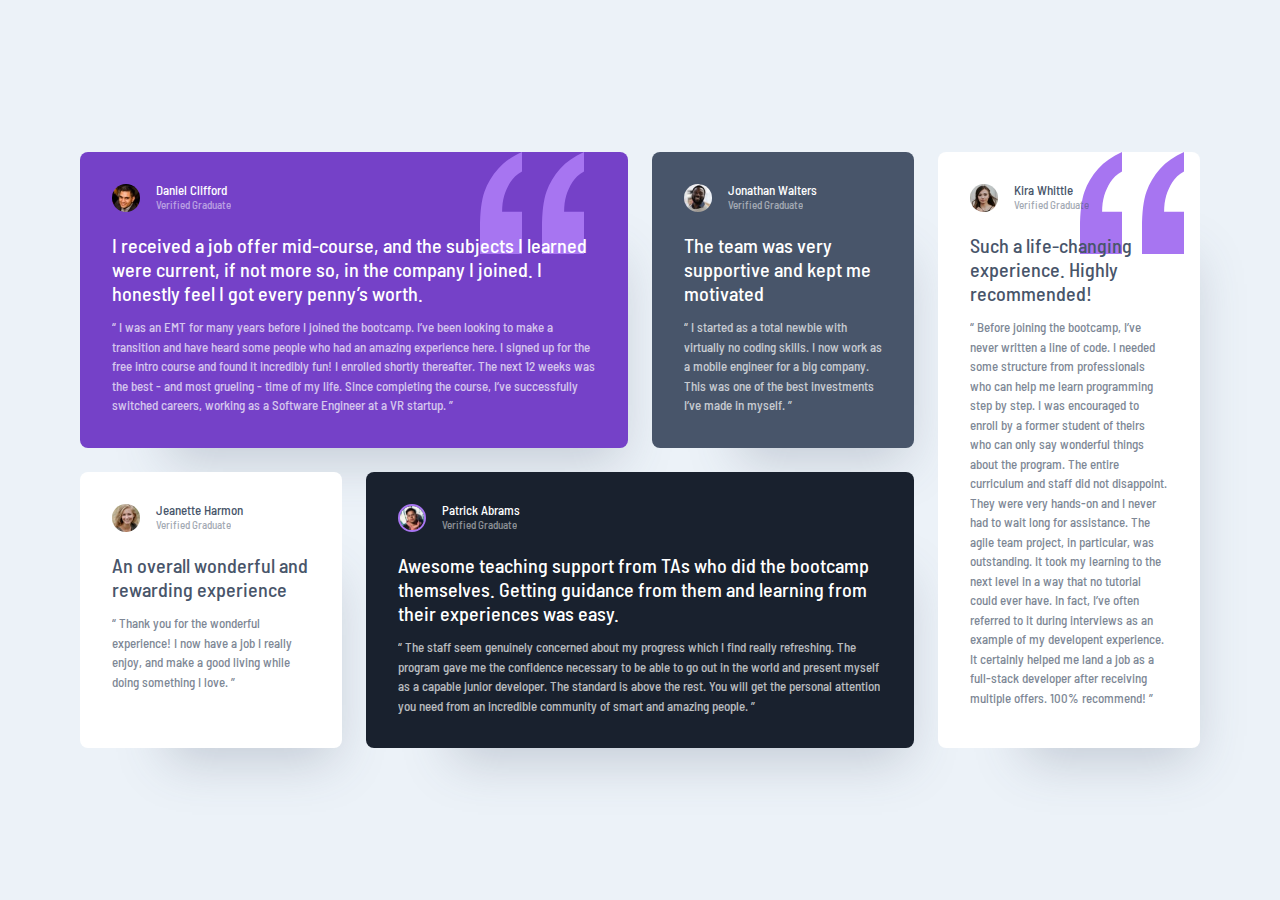
<file: learn-grid-the-easy-way-main/index.html>
<!DOCTYPE html>
<html lang="en">

<head>
  <meta charset="UTF-8">
  <meta http-equiv="X-UA-Compatible" content="IE=edge">
  <meta name="viewport" content="width=device-width, initial-scale=1.0">
  <!-- Google font -->
  <link rel="preconnect" href="https://fonts.googleapis.com">
  <link rel="preconnect" href="https://fonts.gstatic.com" crossorigin>
  <link href="https://fonts.googleapis.com/css2?family=Barlow+Semi+Condensed:wght@500;600&display=swap"
    rel="stylesheet">
  <!-- my css -->
  <link rel="stylesheet" href="style-start.css">
  <title>FEM grid</title>
</head>

<body>
  <main class="testimonial-grid">
    <article class="testimonial grid-col-span-2 flow bg-primary-400 quote text-neutral-100">
      <div class="flex">
        <div>
          <img  src="./images/image-daniel.jpg" alt="daniel clifford">
        </div>
        <div>
          <h2 class="name">Daniel Clifford</h2>
          <p class="position">Verified Graduate</p>
        </div>
      </div>
      <p>
        I received a job offer mid-course, and the subjects I learned were current, if not more so,
        in the company I joined. I honestly feel I got every penny’s worth.
      </p>
      <p>
        “ I was an EMT for many years before I joined the bootcamp. I’ve been looking to make a
        transition and have heard some people who had an amazing experience here. I signed up
        for the free intro course and found it incredibly fun! I enrolled shortly thereafter.
        The next 12 weeks was the best - and most grueling - time of my life. Since completing
        the course, I’ve successfully switched careers, working as a Software Engineer at a VR startup. ”
      </p>
    </article>
    <article class="testimonial flow bg-secondary-400 text-neutral-100">
      <div class="flex">
        <div>
          <img src="./images/image-jonathan.jpg" alt="Jonathan Walters">
        </div>
        <div>
          <h2 class="name">Jonathan Walters</h2>
          <p class="position">Verified Graduate</p>
        </div>
      </div>
      <p>
        The team was very supportive and kept me motivated
      </p>
      <p>
        “ I started as a total newbie with virtually no coding skills. I now work as a mobile engineer
        for a big company. This was one of the best investments I’ve made in myself. ”
      </p>
    </article>
    <article class="testimonial flow bg-neutral-100 text-secondary-400">
      <div class="flex">
        <div>
          <img src="./images/image-jeanette.jpg" alt="Jeanette Harmon">
        </div>
        <div>
          <h2 class="name">Jeanette Harmon</h2>
          <p class="position">Verified Graduate</p>
        </div>
      </div>
      <p>
        An overall wonderful and rewarding experience</p>
      <p>
        “ Thank you for the wonderful experience! I now have a job I really enjoy, and make a good living
        while doing something I love. ”
      </p>
    </article>
    <article class="testimonial grid-col-span-2 flow bg-secondary-500 text-neutral-100">
      <div class="flex">
        <div>
          <img class="border-primary-400" src="./images/image-patrick.jpg" alt="Patrick Abrams">
        </div>
        <div>
          <h2 class="name">Patrick Abrams</h2>
          <p class="position">Verified Graduate</p>
        </div>
      </div>
      <p>
        Awesome teaching support from TAs who did the bootcamp themselves. Getting guidance from them and
        learning from their experiences was easy.
      </p>
      <p>
        “ The staff seem genuinely concerned about my progress which I find really refreshing. The program
        gave me the confidence necessary to be able to go out in the world and present myself as a capable
        junior developer. The standard is above the rest. You will get the personal attention you need from
        an incredible community of smart and amazing people. ”
      </p>
    </article>
    <article class="testimonial flow bg-neutral-100 quote text-secondary-400">
      <div class="flex">
        <div>
          <img src="./images/image-kira.jpg" alt="Kira Whittle">
        </div>
        <div>
          <h2 class="name">Kira Whittle</h2>
          <p class="position">Verified Graduate</p>
        </div>
      </div>
      <p>
        Such a life-changing experience. Highly recommended!
      </p>
      <p>
        “ Before joining the bootcamp, I’ve never written a line of code. I needed some structure from
        professionals who can help me learn programming step by step. I was encouraged to enroll by a former
        student of theirs who can only say wonderful things about the program. The entire curriculum and staff
        did not disappoint. They were very hands-on and I never had to wait long for assistance. The agile team
        project, in particular, was outstanding. It took my learning to the next level in a way that no tutorial
        could ever have. In fact, I’ve often referred to it during interviews as an example of my developent
        experience. It certainly helped me land a job as a full-stack developer after receiving multiple offers.
        100% recommend! ”
      </p>
    </article>
  </main>
</body>

</html>
</file>
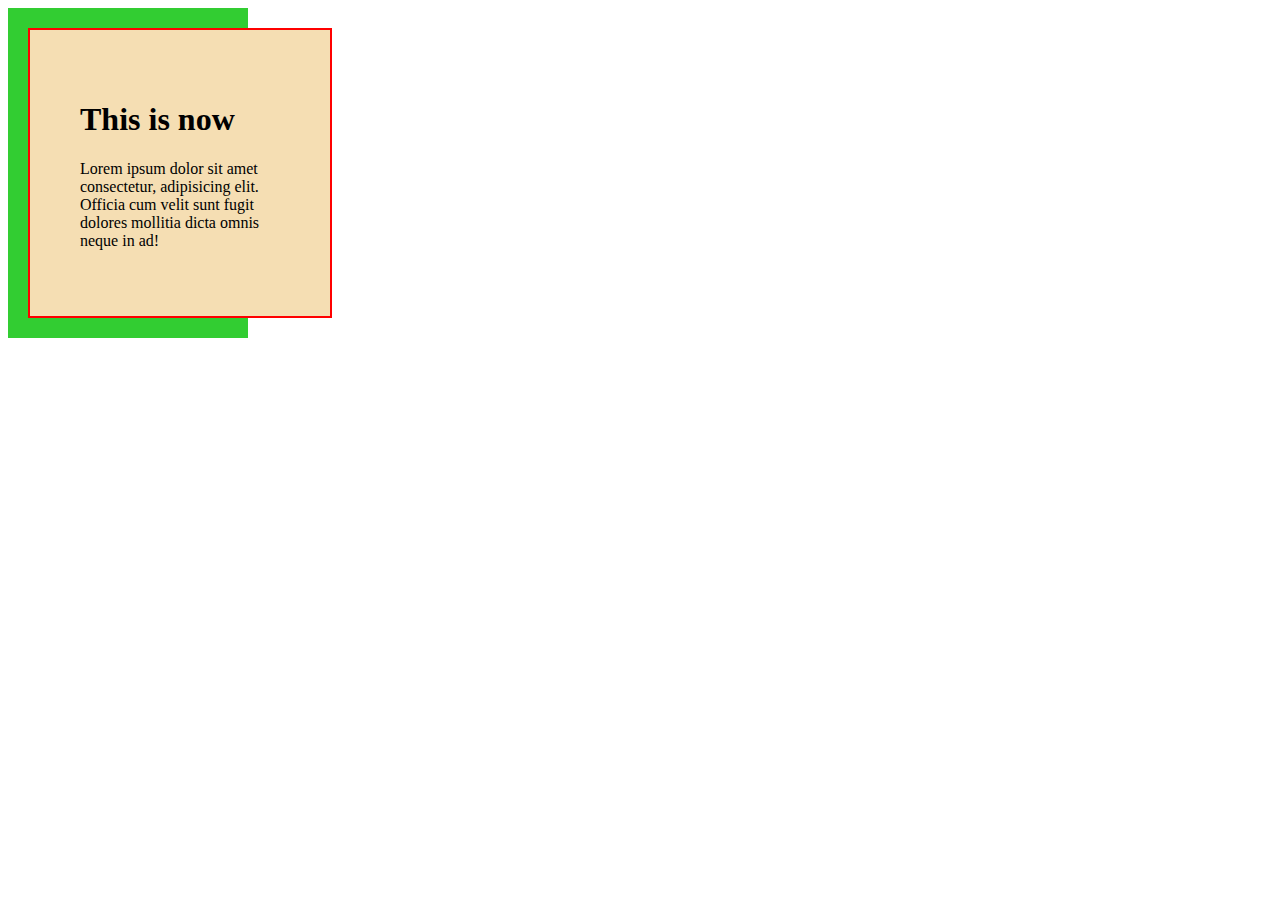
<file: Lesson-10/index.html>
<!DOCTYPE html>
<html lang="en">
<head>
    <meta charset="UTF-8">
    <meta name="viewport" content="width=device-width, initial-scale=1.0">
    <title>Document</title>
    <link rel="stylesheet" href="style.css">
</head>
<body>
    <div class="example">
        <div class="content">
            <h1>This is now</h1>
            <p>Lorem ipsum dolor sit amet consectetur, adipisicing elit. Officia cum velit sunt fugit dolores mollitia dicta omnis neque in ad!</p>
            
        </div>
    </div>
</body>
</html>
</file>
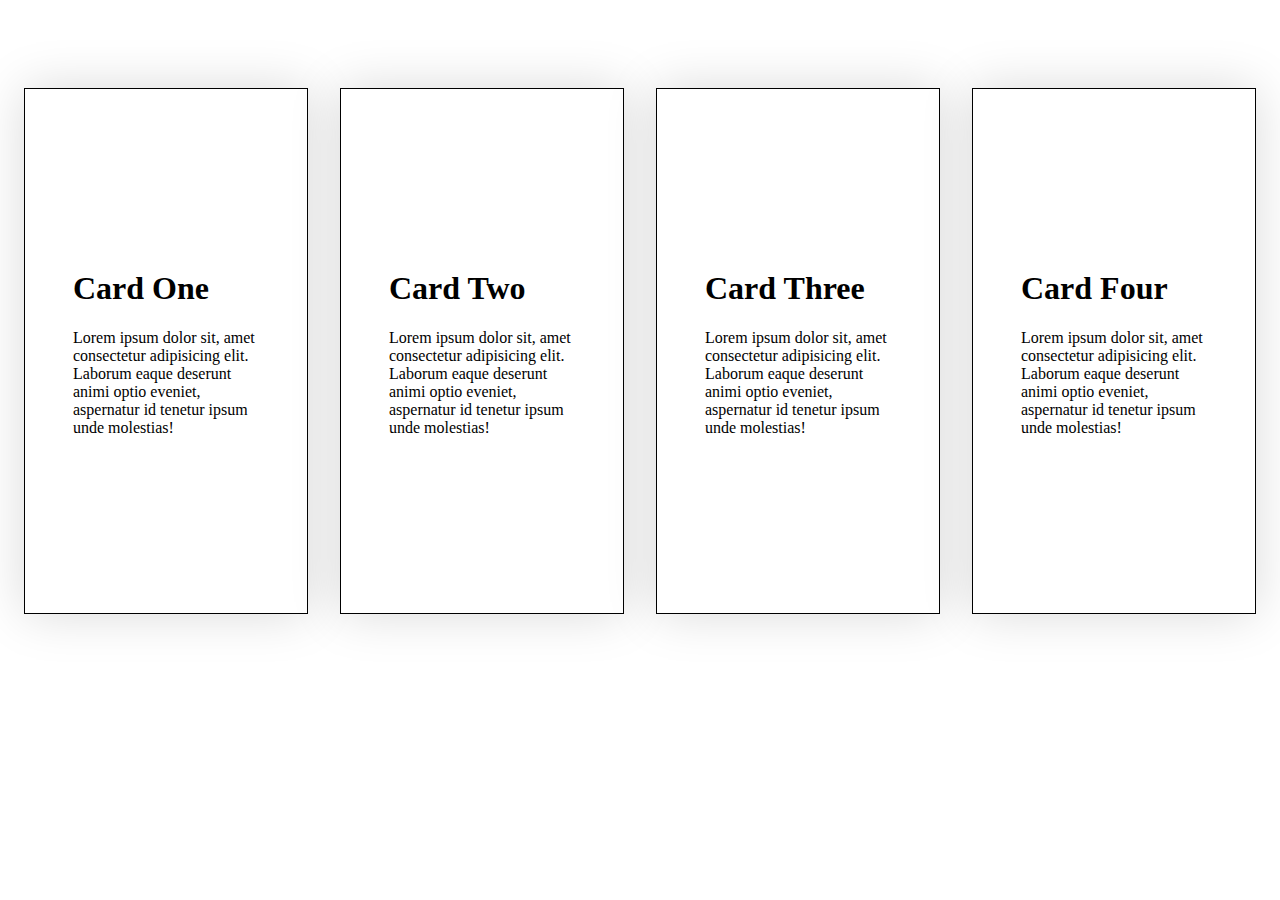
<file: Lesson-15/index.html>
<!DOCTYPE html>
<html lang="en">
<head>
    <meta charset="UTF-8">
    <meta name="viewport" content="width=device-width, initial-scale=1.0">
    <link rel="stylesheet" href="style.css">
    <title>Document</title>
</head>
<body>
    <div class="card_main">
    <div class="card-one card-border">
        <h1>Card One</h1>
        <p>Lorem ipsum dolor sit, amet consectetur adipisicing elit. Laborum eaque deserunt animi optio eveniet, aspernatur id tenetur ipsum unde molestias!</p>

    </div>
    <div class="card-one card-border">
        <h1>Card Two</h1>
        <p>Lorem ipsum dolor sit, amet consectetur adipisicing elit. Laborum eaque deserunt animi optio eveniet, aspernatur id tenetur ipsum unde molestias!</p>
        
    </div>
    <div class="card-one card-border">
        <h1>Card Three</h1>
        <p>Lorem ipsum dolor sit, amet consectetur adipisicing elit. Laborum eaque deserunt animi optio eveniet, aspernatur id tenetur ipsum unde molestias!</p>
        
    </div>
    <div class="card-one card-border">
        <h1>Card Four</h1>
        <p>Lorem ipsum dolor sit, amet consectetur adipisicing elit. Laborum eaque deserunt animi optio eveniet, aspernatur id tenetur ipsum unde molestias!</p>
        
    </div>
</div>
</body>
</html>
</file>
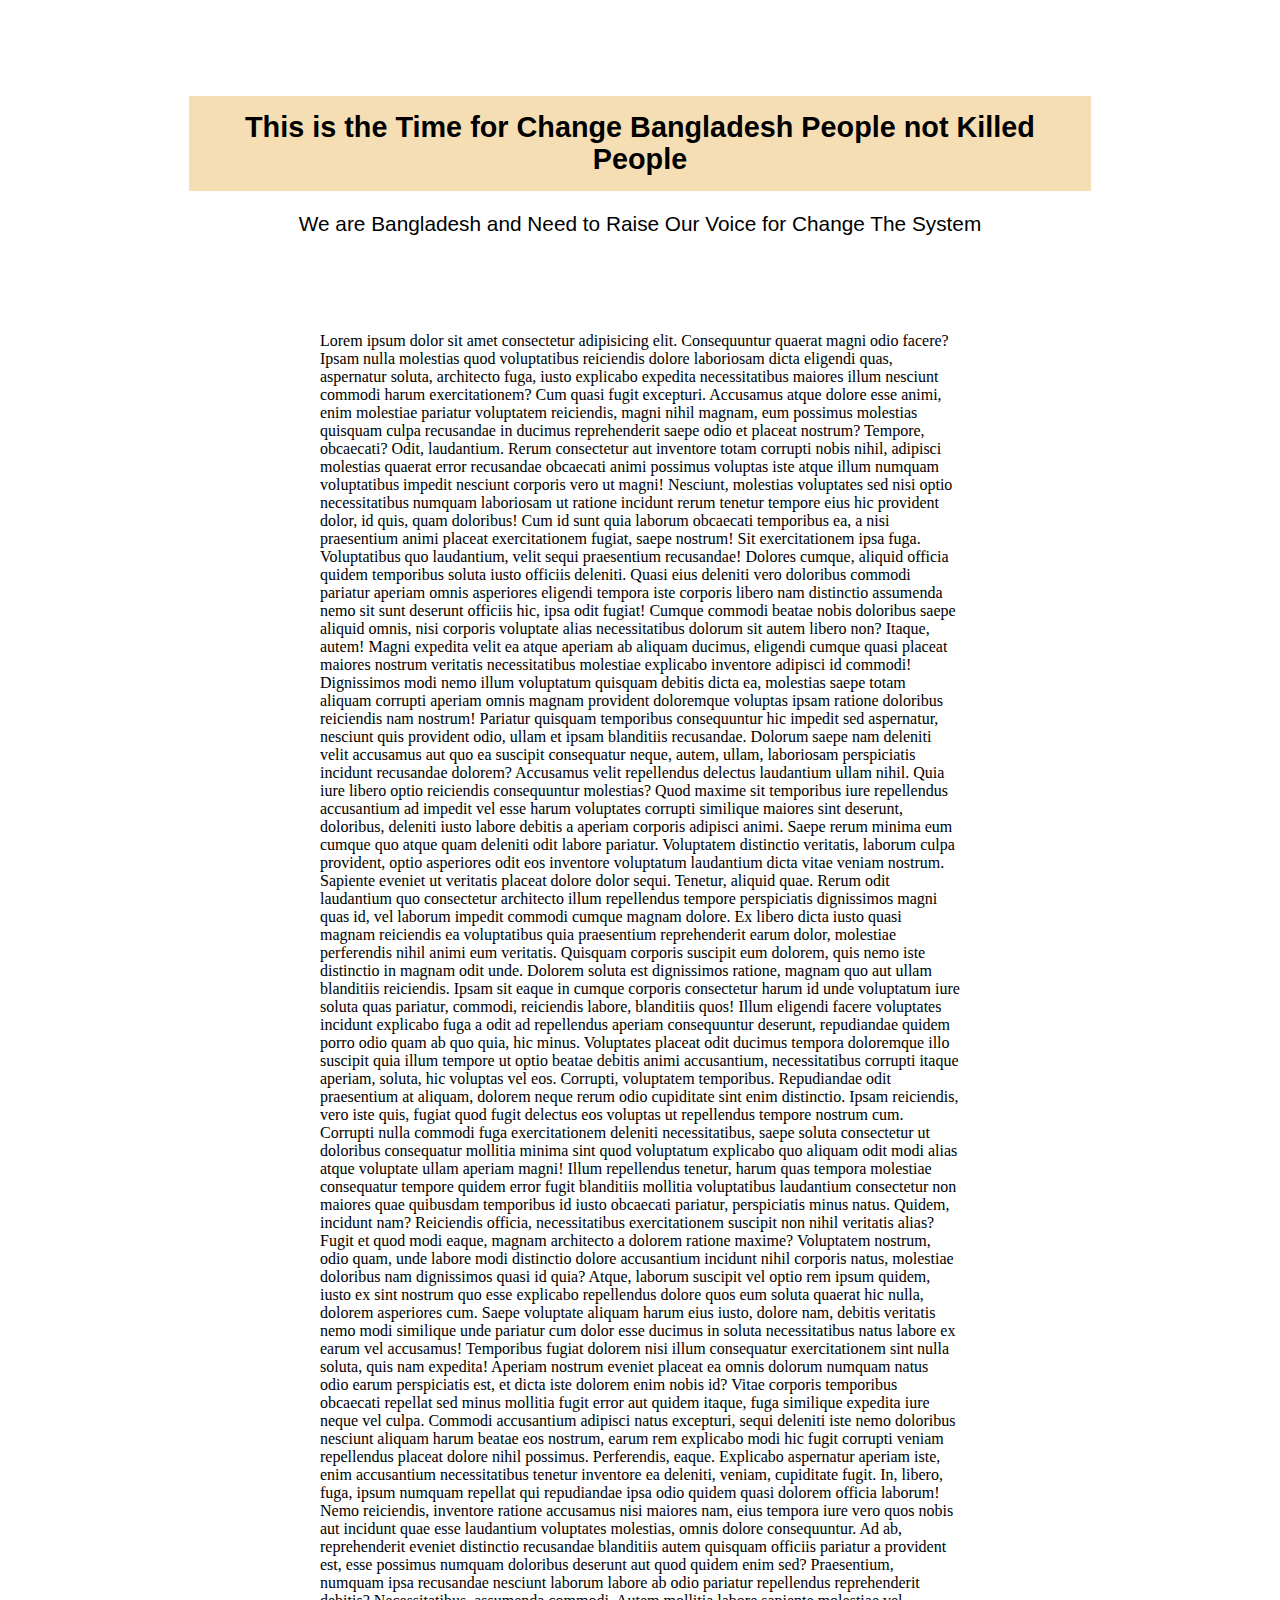
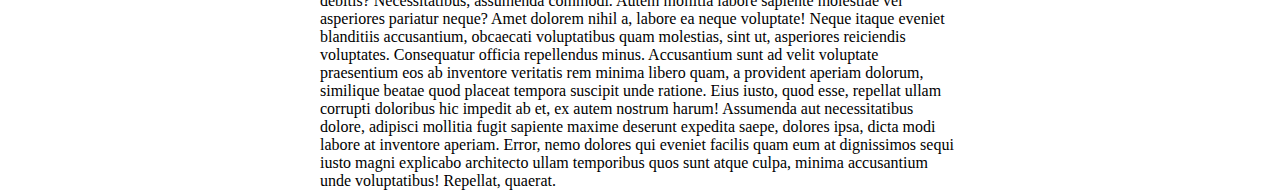
<file: Lesson-19/index.html>
<!DOCTYPE html>
<html lang="en">
<head>
    <meta charset="UTF-8">
    <meta name="viewport" content="width=device-width, initial-scale=1.0">
    <title>News Paper Page</title>
    <link rel="stylesheet" href="style.css">
</head>
<body>
    <article>
        <header>
            <h1>This is the Time for Change Bangladesh People not Killed People</h1>
            <p class="subtitle">We are Bangladesh and Need to Raise Our Voice for Change The System</p>
        </header>
        <div class="content">Lorem ipsum dolor sit amet consectetur adipisicing elit. Consequuntur quaerat magni odio facere? Ipsam nulla molestias quod voluptatibus reiciendis dolore laboriosam dicta eligendi quas, aspernatur soluta, architecto fuga, iusto explicabo expedita necessitatibus maiores illum nesciunt commodi harum exercitationem? Cum quasi fugit excepturi. Accusamus atque dolore esse animi, enim molestiae pariatur voluptatem reiciendis, magni nihil magnam, eum possimus molestias quisquam culpa recusandae in ducimus reprehenderit saepe odio et placeat nostrum? Tempore, obcaecati? Odit, laudantium. Rerum consectetur aut inventore totam corrupti nobis nihil, adipisci molestias quaerat error recusandae obcaecati animi possimus voluptas iste atque illum numquam voluptatibus impedit nesciunt corporis vero ut magni! Nesciunt, molestias voluptates sed nisi optio necessitatibus numquam laboriosam ut ratione incidunt rerum tenetur tempore eius hic provident dolor, id quis, quam doloribus! Cum id sunt quia laborum obcaecati temporibus ea, a nisi praesentium animi placeat exercitationem fugiat, saepe nostrum! Sit exercitationem ipsa fuga. Voluptatibus quo laudantium, velit sequi praesentium recusandae! Dolores cumque, aliquid officia quidem temporibus soluta iusto officiis deleniti. Quasi eius deleniti vero doloribus commodi pariatur aperiam omnis asperiores eligendi tempora iste corporis libero nam distinctio assumenda nemo sit sunt deserunt officiis hic, ipsa odit fugiat! Cumque commodi beatae nobis doloribus saepe aliquid omnis, nisi corporis voluptate alias necessitatibus dolorum sit autem libero non? Itaque, autem! Magni expedita velit ea atque aperiam ab aliquam ducimus, eligendi cumque quasi placeat maiores nostrum veritatis necessitatibus molestiae explicabo inventore adipisci id commodi! Dignissimos modi nemo illum voluptatum quisquam debitis dicta ea, molestias saepe totam aliquam corrupti aperiam omnis magnam provident doloremque voluptas ipsam ratione doloribus reiciendis nam nostrum! Pariatur quisquam temporibus consequuntur hic impedit sed aspernatur, nesciunt quis provident odio, ullam et ipsam blanditiis recusandae. Dolorum saepe nam deleniti velit accusamus aut quo ea suscipit consequatur neque, autem, ullam, laboriosam perspiciatis incidunt recusandae dolorem? Accusamus velit repellendus delectus laudantium ullam nihil. Quia iure libero optio reiciendis consequuntur molestias? Quod maxime sit temporibus iure repellendus accusantium ad impedit vel esse harum voluptates corrupti similique maiores sint deserunt, doloribus, deleniti iusto labore debitis a aperiam corporis adipisci animi. Saepe rerum minima eum cumque quo atque quam deleniti odit labore pariatur. Voluptatem distinctio veritatis, laborum culpa provident, optio asperiores odit eos inventore voluptatum laudantium dicta vitae veniam nostrum. Sapiente eveniet ut veritatis placeat dolore dolor sequi. Tenetur, aliquid quae. Rerum odit laudantium quo consectetur architecto illum repellendus tempore perspiciatis dignissimos magni quas id, vel laborum impedit commodi cumque magnam dolore. Ex libero dicta iusto quasi magnam reiciendis ea voluptatibus quia praesentium reprehenderit earum dolor, molestiae perferendis nihil animi eum veritatis. Quisquam corporis suscipit eum dolorem, quis nemo iste distinctio in magnam odit unde. Dolorem soluta est dignissimos ratione, magnam quo aut ullam blanditiis reiciendis. Ipsam sit eaque in cumque corporis consectetur harum id unde voluptatum iure soluta quas pariatur, commodi, reiciendis labore, blanditiis quos! Illum eligendi facere voluptates incidunt explicabo fuga a odit ad repellendus aperiam consequuntur deserunt, repudiandae quidem porro odio quam ab quo quia, hic minus. Voluptates placeat odit ducimus tempora doloremque illo suscipit quia illum tempore ut optio beatae debitis animi accusantium, necessitatibus corrupti itaque aperiam, soluta, hic voluptas vel eos. Corrupti, voluptatem temporibus. Repudiandae odit praesentium at aliquam, dolorem neque rerum odio cupiditate sint enim distinctio. Ipsam reiciendis, vero iste quis, fugiat quod fugit delectus eos voluptas ut repellendus tempore nostrum cum. Corrupti nulla commodi fuga exercitationem deleniti necessitatibus, saepe soluta consectetur ut doloribus consequatur mollitia minima sint quod voluptatum explicabo quo aliquam odit modi alias atque voluptate ullam aperiam magni! Illum repellendus tenetur, harum quas tempora molestiae consequatur tempore quidem error fugit blanditiis mollitia voluptatibus laudantium consectetur non maiores quae quibusdam temporibus id iusto obcaecati pariatur, perspiciatis minus natus. Quidem, incidunt nam? Reiciendis officia, necessitatibus exercitationem suscipit non nihil veritatis alias? Fugit et quod modi eaque, magnam architecto a dolorem ratione maxime? Voluptatem nostrum, odio quam, unde labore modi distinctio dolore accusantium incidunt nihil corporis natus, molestiae doloribus nam dignissimos quasi id quia? Atque, laborum suscipit vel optio rem ipsum quidem, iusto ex sint nostrum quo esse explicabo repellendus dolore quos eum soluta quaerat hic nulla, dolorem asperiores cum. Saepe voluptate aliquam harum eius iusto, dolore nam, debitis veritatis nemo modi similique unde pariatur cum dolor esse ducimus in soluta necessitatibus natus labore ex earum vel accusamus! Temporibus fugiat dolorem nisi illum consequatur exercitationem sint nulla soluta, quis nam expedita! Aperiam nostrum eveniet placeat ea omnis dolorum numquam natus odio earum perspiciatis est, et dicta iste dolorem enim nobis id? Vitae corporis temporibus obcaecati repellat sed minus mollitia fugit error aut quidem itaque, fuga similique expedita iure neque vel culpa. Commodi accusantium adipisci natus excepturi, sequi deleniti iste nemo doloribus nesciunt aliquam harum beatae eos nostrum, earum rem explicabo modi hic fugit corrupti veniam repellendus placeat dolore nihil possimus. Perferendis, eaque. Explicabo aspernatur aperiam iste, enim accusantium necessitatibus tenetur inventore ea deleniti, veniam, cupiditate fugit. In, libero, fuga, ipsum numquam repellat qui repudiandae ipsa odio quidem quasi dolorem officia laborum! Nemo reiciendis, inventore ratione accusamus nisi maiores nam, eius tempora iure vero quos nobis aut incidunt quae esse laudantium voluptates molestias, omnis dolore consequuntur. Ad ab, reprehenderit eveniet distinctio recusandae blanditiis autem quisquam officiis pariatur a provident est, esse possimus numquam doloribus deserunt aut quod quidem enim sed? Praesentium, numquam ipsa recusandae nesciunt laborum labore ab odio pariatur repellendus reprehenderit debitis? Necessitatibus, assumenda commodi. Autem mollitia labore sapiente molestiae vel asperiores pariatur neque? Amet dolorem nihil a, labore ea neque voluptate! Neque itaque eveniet blanditiis accusantium, obcaecati voluptatibus quam molestias, sint ut, asperiores reiciendis voluptates. Consequatur officia repellendus minus. Accusantium sunt ad velit voluptate praesentium eos ab inventore veritatis rem minima libero quam, a provident aperiam dolorum, similique beatae quod placeat tempora suscipit unde ratione. Eius iusto, quod esse, repellat ullam corrupti doloribus hic impedit ab et, ex autem nostrum harum! Assumenda aut necessitatibus dolore, adipisci mollitia fugit sapiente maxime deserunt expedita saepe, dolores ipsa, dicta modi labore at inventore aperiam. Error, nemo dolores qui eveniet facilis quam eum at dignissimos sequi iusto magni explicabo architecto ullam temporibus quos sunt atque culpa, minima accusantium unde voluptatibus! Repellat, quaerat.</div>
        
    </article>
</body>
</html>
</file>
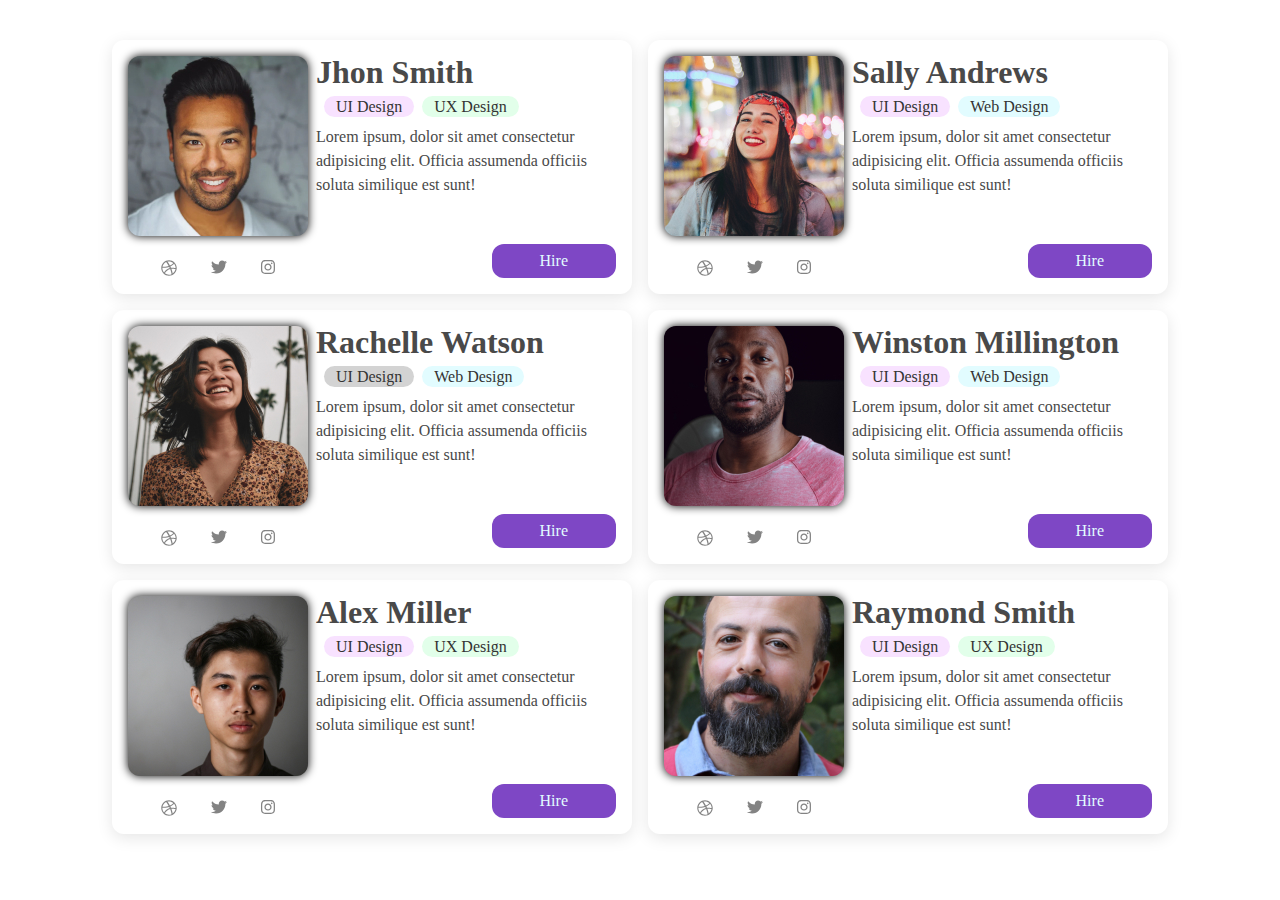
<file: Lesson-41__Responsive__CARD/index.html>
<!DOCTYPE html>
<html lang="en">
<head>
    <meta charset="UTF-8">
    <meta name="viewport" content="width=device-width, initial-scale=1.0">
    <title>Hire Us</title>
    <link rel="stylesheet" href="style.css">
</head>
<body>
     <div class="candidates">
                <!-- CANDIDATE 1 -->
                <div class="candidate">
                    <img src="img/john.jpg" alt="">
                    <h2 class="name">Jhon Smith</h2>
                    <p class="roles"><span class="tag ui">UI Design</span><span class="tag ux">UX Design</span></p>
                    <p class="bio">Lorem ipsum, dolor sit amet consectetur adipisicing elit. Officia assumenda officiis soluta similique est sunt!</p>
                    <ul class="social">
                        <li><a aria-label="dribbble" href="#"><img src="../Lesson-41__Responsive__CARD/img/dribbble.svg" alt=""></a></li>
                        <li><a aria-label="twitter" href="#"><img src="../Lesson-41__Responsive__CARD/img/twitter.svg" alt=""></a></li>
                        <li><a aria-label="instagram" href="#"><img src="../Lesson-41__Responsive__CARD/img/instagram.svg" alt=""></a></li>
                    </ul>
                    <a href="#" class="btn">Hire</a>
                </div>
            

            <!-- CANDIDATE 2 -->
            <div class="candidate">
                <img src="../Lesson-41__Responsive__CARD/img/sally.jpg" alt="">
                <h2 class="name">Sally Andrews</h2>
                <p class="roles"><span class="tag ui">UI Design</span><span class="tag dev">Web Design</span></p>
                <p class="bio">Lorem ipsum, dolor sit amet consectetur adipisicing elit. Officia assumenda officiis soluta similique est sunt!</p>
                <ul class="social">
                    <li><a aria-label="dribbble" href="#"><img src="../Lesson-41__Responsive__CARD/img/dribbble.svg" alt=""></a></li>
                    <li><a aria-label="twitter" href="#"><img src="../Lesson-41__Responsive__CARD/img/twitter.svg" alt=""></a></li>
                    <li><a aria-label="instagram" href="#"><img src="../Lesson-41__Responsive__CARD/img/instagram.svg" alt=""></a></li>
                </ul>
                <a href="#" class="btn">Hire</a>
            </div>
        

        <!-- CANDIDATE 3 -->
        <div class="candidate">
            <img src="../Lesson-41__Responsive__CARD/img/rachelle.jpg" alt="">
            <h2 class="name">Rachelle Watson</h2>
            <p class="roles"><span class="tag">UI Design</span><span class="tag dev">Web Design</span></p>
            <p class="bio">Lorem ipsum, dolor sit amet consectetur adipisicing elit. Officia assumenda officiis soluta similique est sunt!</p>
            <ul class="social">
                <li><a aria-label="dribbble" href="#"><img src="../Lesson-41__Responsive__CARD/img/dribbble.svg" alt=""></a></li>
                <li><a aria-label="twitter" href="#"><img src="../Lesson-41__Responsive__CARD/img/twitter.svg" alt=""></a></li>
                <li><a aria-label="instagram" href="#"><img src="../Lesson-41__Responsive__CARD/img/instagram.svg" alt=""></a></li>
            </ul>
            <a href="#" class="btn">Hire</a>
        </div>


        <!-- CANDIDATE 4 -->
        <div class="candidate">
            <img src="../Lesson-41__Responsive__CARD/img/winston.jpg" alt="">
            <h2 class="name">Winston Millington</h2>
            <p class="roles"><span class="tag ui">UI Design</span><span class="tag dev">Web Design</span></p>
            <p class="bio">Lorem ipsum, dolor sit amet consectetur adipisicing elit. Officia assumenda officiis soluta similique est sunt!</p>
            <ul class="social">
                <li><a aria-label="dribbble" href="#"><img src="../Lesson-41__Responsive__CARD/img/dribbble.svg" alt=""></a></li>
                <li><a aria-label="twitter" href="#"><img src="../Lesson-41__Responsive__CARD/img/twitter.svg" alt=""></a></li>
                <li><a aria-label="instagram" href="#"><img src="../Lesson-41__Responsive__CARD/img/instagram.svg" alt=""></a></li>
            </ul>
            <a href="#" class="btn">Hire</a>
        </div>


        <!-- CANDIDATE 5 -->
        <div class="candidate">
            <img src="../Lesson-41__Responsive__CARD/img/alex.jpg" alt="">
            <h2 class="name">Alex Miller</h2>
            <p class="roles"><span class="tag ui ">UI Design</span><span class="tag ux">UX Design</span></p>
            <p class="bio">Lorem ipsum, dolor sit amet consectetur adipisicing elit. Officia assumenda officiis soluta similique est sunt!</p>
            <ul class="social">
                <li><a aria-label="dribbble" href="#"><img src="../Lesson-41__Responsive__CARD/img/dribbble.svg" alt=""></a></li>
                <li><a aria-label="twitter" href="#"><img src="../Lesson-41__Responsive__CARD/img/twitter.svg" alt=""></a></li>
                <li><a aria-label="instagram" href="#"><img src="../Lesson-41__Responsive__CARD/img/instagram.svg" alt=""></a></li>
            </ul>
            <a href="#" class="btn">Hire</a>
        </div>


        <!-- CANDIDATE 6 -->
        <div class="candidate">
            <img src="../Lesson-41__Responsive__CARD/img/raymond.jpg" alt="">
            <h2 class="name">Raymond Smith</h2>
            <p class="roles"><span class="tag ui">UI Design</span><span class="tag ux">UX Design</span></p>
            <p class="bio">Lorem ipsum, dolor sit amet consectetur adipisicing elit. Officia assumenda officiis soluta similique est sunt!</p>
            <ul class="social">
                <li><a aria-label="dribbble" href="#"><img src="../Lesson-41__Responsive__CARD/img/dribbble.svg" alt=""></a></li>
                <li><a aria-label="twitter" href="#"><img src="../Lesson-41__Responsive__CARD/img/twitter.svg" alt=""></a></li>
                <li><a aria-label="instagram" href="#"><img src="../Lesson-41__Responsive__CARD/img/instagram.svg" alt=""></a></li>
            </ul>
            <a href="#" class="btn">Hire</a>
        </div>
</div>  
</body>
</html>
</file>
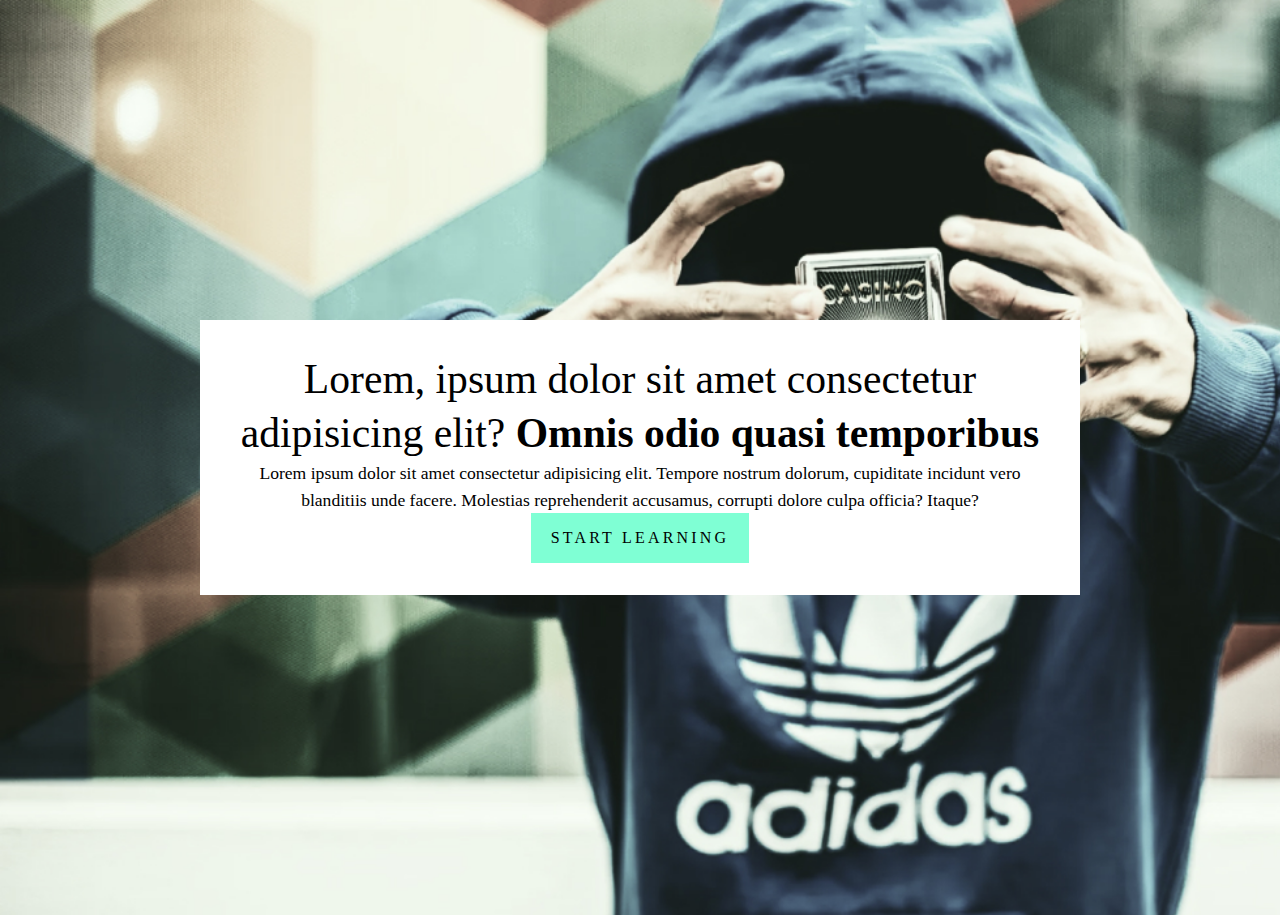
<file: Lesson-56__Magic___CARD/index.html>
<!DOCTYPE html>
<html lang="en">
<head>
    <meta charset="UTF-8">
    <meta name="viewport" content="width=device-width, initial-scale=1.0">
    <link rel="stylesheet" href="style.css">
    <title>Magic Card</title>
</head>
<body>
    <div class="hero ">
        <div class="magic__card flow-content">
            <h1>Lorem, ipsum dolor sit amet consectetur adipisicing elit? <span>Omnis odio quasi temporibus</span></h1>
            <p class="bio">Lorem ipsum dolor sit amet consectetur adipisicing elit. Tempore nostrum dolorum, cupiditate incidunt vero blanditiis unde facere. Molestias reprehenderit accusamus, corrupti dolore culpa officia? Itaque?</p>
            <a href="#" class="btn">start learning</a>
        </div>
    </div>
</body>
</html>
</file>
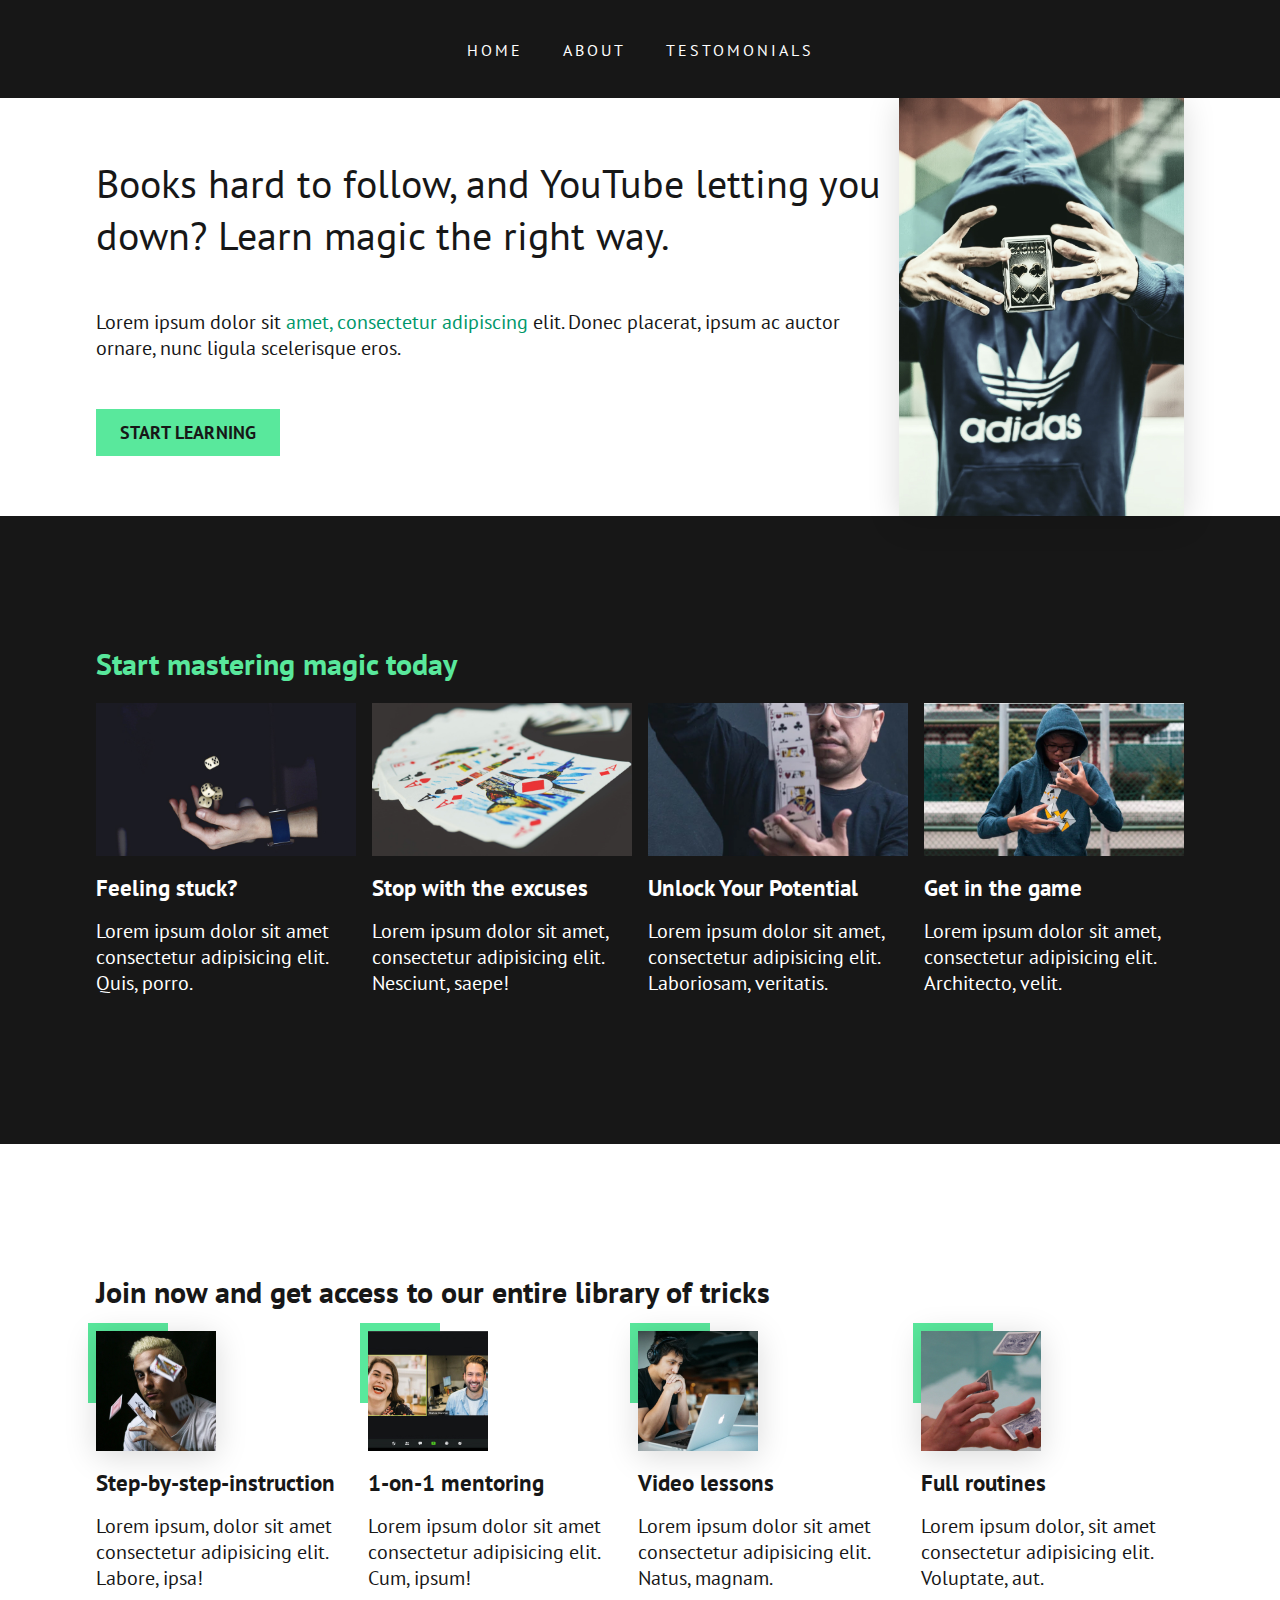
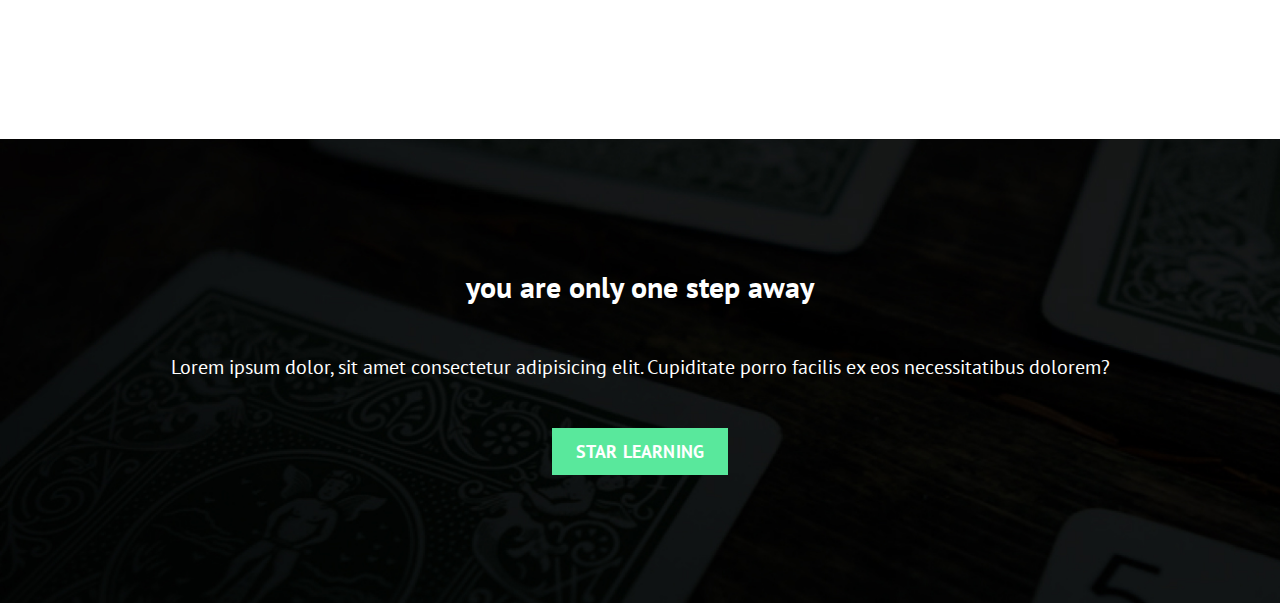
<file: Lesson-58__Magic_Website/index.html>
<!DOCTYPE html>
<html lang="en">
<head>
    <meta charset="UTF-8">
    <meta name="viewport" content="width=device-width, initial-scale=1.0">
    <title>Magic Website</title>
    <!-- Our style sheet -->
    <link rel="stylesheet" href="style.css">
    <!-- Google style sheet -->
    <link href="https://fonts.googleapis.com/css2?family=PT+Sans:wght@400;700&display=swap" rel="stylesheet">
</head>
<body>
    <header class="bg-dark">
            <div class="container">
                <nav class="primary-nav">
                    <ul class="nav-list">
                        <li><a href="#">Home</a></li>
                        <li><a href="#">About</a></li>
                        <li><a href="#">Testomonials</a></li>
                    </ul>
                </nav>
            </div>
    </header>
    <main>
        <section class="hero flow-content--large">
            <div class="container">
                <div class="split a-center">
                        <div class=" flow-content">
                            <h1>Books hard to follow, and YouTube letting you down? Learn magic the right way.</h1>
                            <p>Lorem ipsum dolor sit <a href="#">amet, consectetur adipiscing</a> elit. Donec placerat, ipsum ac auctor
                                ornare, nunc
                                ligula scelerisque eros.</p>
                            <a href="#" class="btn">Start learning</a>
                        </div>
                    <div>
                        <img class="shadow" src="assets/hero.jpg" alt="man with a deck of cards floating between his hands, which are in front of his concealed face">
                    </div>
                </div>
            </div>  
        </section>
        <section class="bg-dark">
            <div class="container">
                <h2 class="text-accent">Start mastering magic today</h2>
                <ul class="split">
                    <li class="flow-content">
                        <img src="assets/feature-01.jpg" alt="dice falling into a hand">
                        <h3>Feeling stuck?</h3>
                        <p>Lorem ipsum dolor sit amet consectetur adipisicing elit. Quis, porro.</p>
                    </li>
                    <li class="flow-content"> 
                        <img src="assets/feature-02.jpg" alt="cards spread on a table">
                        <h3>Stop with the excuses</h3>
                        <p>Lorem ipsum dolor sit amet, consectetur adipisicing elit. Nesciunt, saepe!</p>
                    </li>
                    <li class="flow-content">
                        <img src="assets/feature-03.jpg" alt="Man riffling cards">
                        <h3>Unlock Your Potential</h3>
                        <p>Lorem ipsum dolor sit amet, consectetur adipisicing elit. Laboriosam, veritatis.</p>
                    </li>
                    <li class="flow-content">
                        <img src="assets/feature-04.jpg" alt="teenager doing cardstry">
                        <h3>Get in the game</h3>
                        <p>Lorem ipsum dolor sit amet, consectetur adipisicing elit. Architecto, velit.</p>
                    </li>
                </ul>
            </div>
        </section>
        <section class="join-now">
            <div class="container">
                <h2>Join now and get access to our entire library of tricks</h2>
                <ul class="split">
                    <li class="flow-content">
                        <img class="shadow" src="assets/all-access-03.jpg" alt="man with cards flying in front of his">
                        <h3>Step-by-step-instruction</h3>
                        <p>Lorem ipsum, dolor sit amet consectetur adipisicing elit. Labore, ipsa!</p>
                    </li>
                    <li class="flow-content">
                        <img src="assets/all-access-04.jpg" alt="women and man talking over video conference">
                        <h3>1-on-1 mentoring</h3>
                        <p>Lorem ipsum dolor sit amet consectetur adipisicing elit. Cum, ipsum!</p>
                    </li>
                    <li class="flow-content">
                        <img class="shadow" src="assets/all-access-01.jpg" alt="man in front of laptop with earphones on">
                        <h3>Video lessons</h3>
                        <p>Lorem ipsum dolor sit amet consectetur adipisicing elit. Natus, magnam.</p>
                    </li>
                    <li class="flow-content">
                        <img class="shadow" src="assets/all-access-02.jpg" alt="close up of hands holding cards">
                        <h3>Full routines</h3>
                        <p>Lorem ipsum dolor, sit amet consectetur adipisicing elit. Voluptate, aut.</p>
                    </li>
                </ul>
            </div>
        </section>
        <section class="cta bg-dark">
            <div class="container flow-content flow-content--large">
                <h2>you are only one step away</h2>
                <p>Lorem ipsum dolor, sit amet consectetur adipisicing elit. Cupiditate porro facilis ex eos necessitatibus dolorem?</p>
                <a href="#" class="btn">star learning</a>
            </div>
        </section>
    </main>
</body>
</html>
</file>
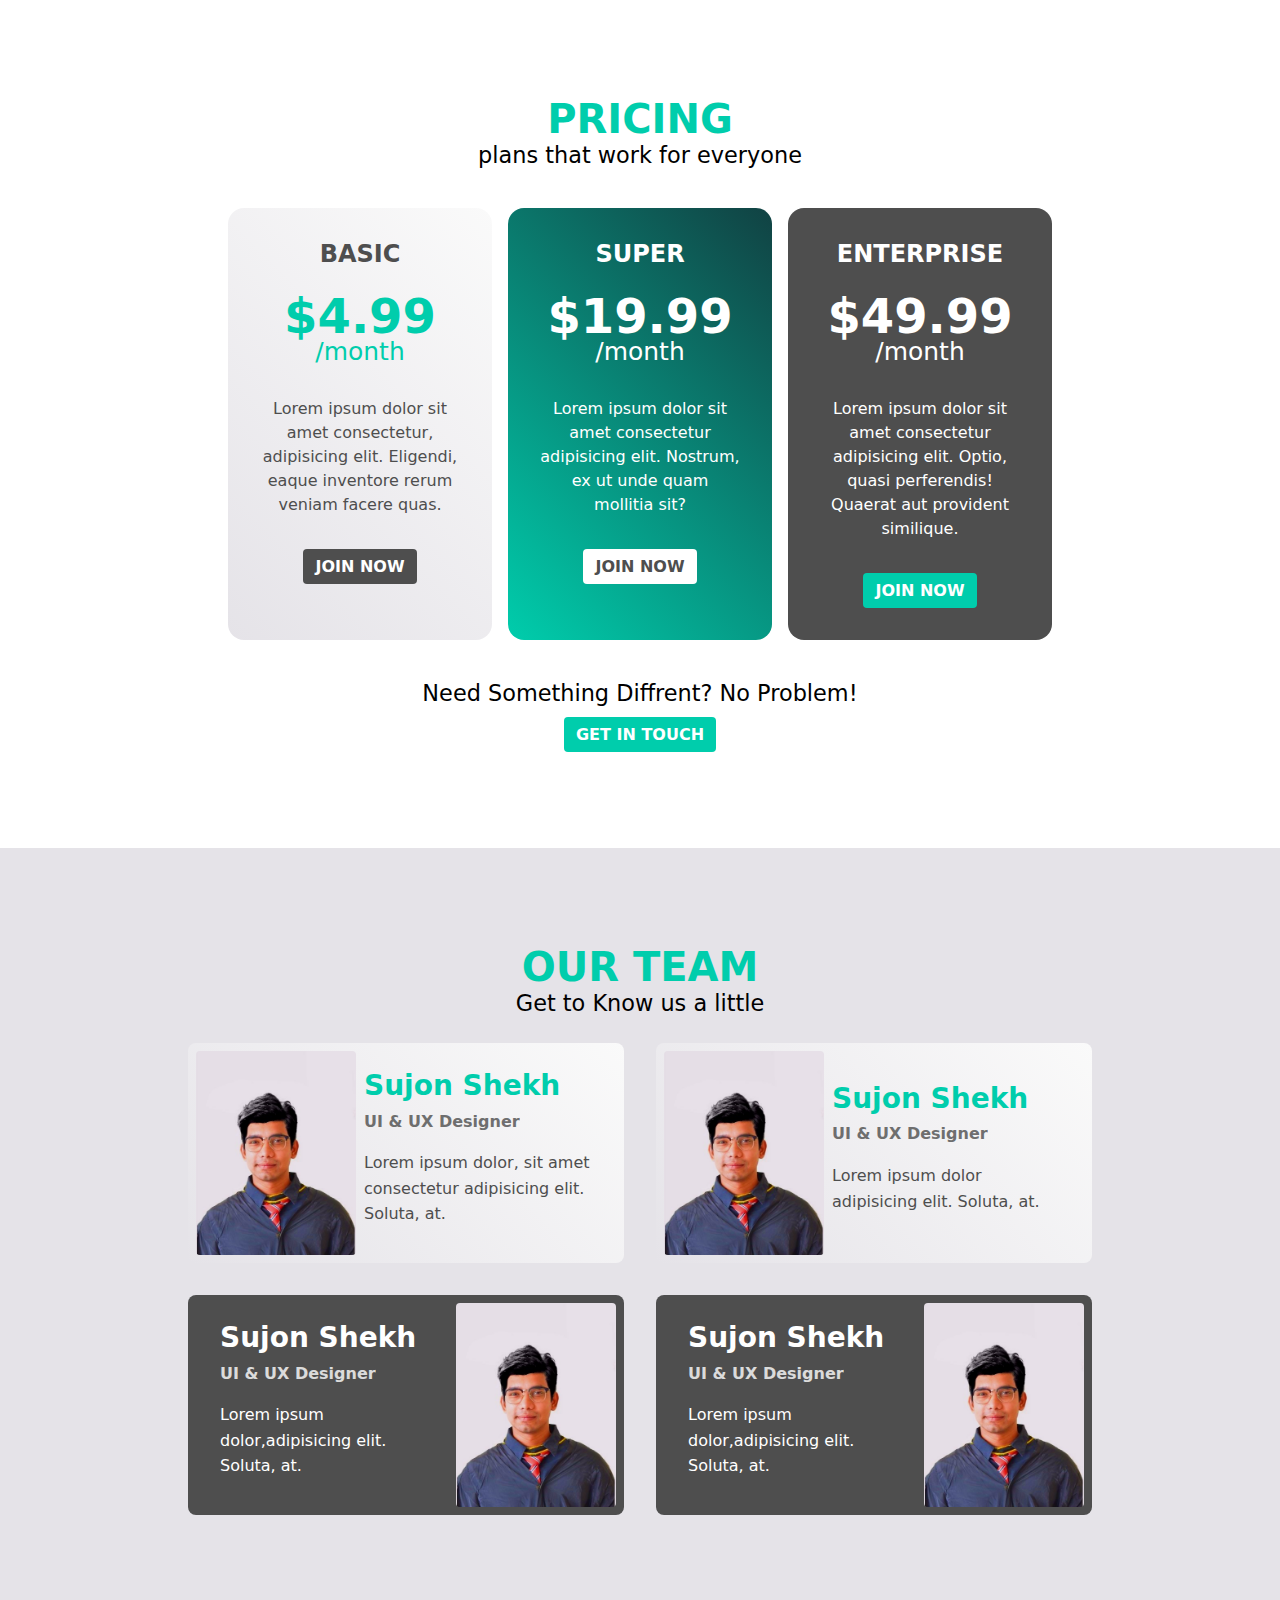
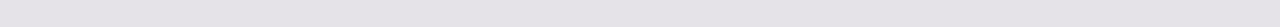
<file: Lesson-30__Card/design/code/index.html>
<!DOCTYPE html>
<html lang="en">
<head>
    <meta charset="UTF-8">
    <meta name="viewport" content="width=device-width, initial-scale=1.0">
    <title>Card</title>
    <link rel="stylesheet" href="style.css">
</head>
<body>
    <section class="pricing">
    <h1 class="section-title">pricing</h1>
    <p class="fs-500">plans that work for everyone</p>
    <div class="plans">
        <div class="plan bg-light">
            <h2 class="plan__title">basic</h2>
            <p class="plan__price">$4.99<span>/month</spans></p>
            <p class="plan__description">Lorem ipsum dolor sit amet consectetur, adipisicing elit. Eligendi, eaque inventore rerum veniam facere quas.</p>

            <a href="#" class="button">join now</a>
        </div>
        <div class="plan bg-accent">
            <h2 class="plan__title">super</h2>
            <p class="plan__price">$19.99 <span>/month</span></p>
            <p class="plan__description">Lorem ipsum dolor sit amet consectetur adipisicing elit. Nostrum, ex ut unde quam mollitia sit?</p>

            <a href="#" class="button">join now</a>
        </div>
        <div class="plan bg-dark">
            <h2 class="plan__title">enterprise</h2>
            <p class="plan__price">$49.99 <span>/month</span></p>
            <p class="plan__description">Lorem ipsum dolor sit amet consectetur adipisicing elit. Optio, quasi perferendis! Quaerat aut provident similique.</p>

            <a href="#" class="button">join now</a>
        </div>
    </div>
    <p class="fs-500">Need Something Diffrent? No Problem!</p>
    <a href="#" class="button">Get in Touch</a>
    </section>
    <section class="team"> 
    <div class="container">
       <h1 class="section-title">our team</h1>
       <p class="fs-500">Get to Know us a little</p>
        <div class="team-members">
            <div class="team-member bg-light">
                <img src="../code/img.jpg" alt="">
                <div class="info">
                    <h3 class="name">Sujon Shekh</h3>
                    <p class="position">UI & UX Designer</p>
                    <p>Lorem ipsum dolor, sit amet consectetur adipisicing elit. Soluta, at.</p>
                </div>
            </div>
            <div class="team-member bg-light">
                <img src="../code/img.jpg" alt="">
                <div class="info">
                    <h3 class="name">Sujon Shekh</h3>
                    <p class="position">UI & UX Designer</p>
                    <p>Lorem ipsum dolor adipisicing elit. Soluta, at.</p>
                </div>
            </div>
            <div class="team-member bg-dark team-member--mirrored">
                <img src="../code/img.jpg" alt="">
                <div class="info">
                    <h3 class="name">Sujon Shekh</h3>
                    <p class="position">UI & UX Designer</p>
                    <p>Lorem ipsum dolor,adipisicing elit. Soluta, at.</p>
                </div>
            </div>
            <div class="team-member bg-dark team-member--mirrored">
                <img src="../code/img.jpg" alt="">
                <div class="info">
                    <h3 class="name">Sujon Shekh</h3>
                    <p class="position">UI & UX Designer</p>
                    <p>Lorem ipsum dolor,adipisicing elit. Soluta, at.</p>
                </div>
            </div>
        </div>
    </div>
</section>
</body>
</html>
</file>
<file: learn-grid-the-easy-way-main/style-start.css>
:root {
  --clr-primary-400: 263 55% 52%;
  --clr-secondary-400: 217 19% 35%;
  --clr-secondary-500: 219 29% 14%;
  --clr-neutral-100: 0 0% 100%;
  --clr-neutral-200: 210 46% 95%;
  --clr-neutral-300: 0 0% 81%;

  --ff-primary: "Barlow Semi Condensed", sans-serif;

  --fw-400: 500;
  --fw-700: 600;

  --fs-300: 0.6875rem;
  --fs-400: 0.8125rem;
  --fs-500: 1.25rem;
}

/* Box sizing rules */
*,
*::before,
*::after {
  box-sizing: border-box;
}

/* Remove default margin */
body,
h1,
h2,
h3,
h4,
p,
figure,
blockquote,
dl,
dd {
  margin: 0;
}

/* Remove list styles on ul, ol elements with a list role, which suggests default styling will be removed */
ul[role="list"],
ol[role="list"] {
  list-style: none;
}

/* Set core root defaults */
html:focus-within {
  scroll-behavior: smooth;
}

/* Set core body defaults */
body {
  min-height: 100vh;
  text-rendering: optimizeSpeed;
  line-height: 1.5;
}

/* A elements that don't have a class get default styles */
a:not([class]) {
  text-decoration-skip-ink: auto;
}

/* Make images easier to work with */
img,
picture {
  max-width: 100%;
  display: block;
}

/* Inherit fonts for inputs and buttons */
input,
button,
textarea,
select {
  font: inherit;
}

/* Remove all animations, transitions and smooth scroll for people that prefer not to see them */
@media (prefers-reduced-motion: reduce) {
  html:focus-within {
    scroll-behavior: auto;
  }

  *,
  *::before,
  *::after {
    animation-duration: 0.01ms !important;
    animation-iteration-count: 1 !important;
    transition-duration: 0.01ms !important;
    scroll-behavior: auto !important;
  }
}

body {
  display: grid;
  place-content: center;
  min-height: 100vh;

  font-family: var(--ff-primary);
  font-weight: var(--fw-400);

  background-color: hsl(var(--clr-neutral-200));
}

h1,
h2,
h3 {
  font-weight: var(--fw-700);
}

/* utilities */
.flex {
  display: flex;
  gap: var(--gap, 1rem);
}

.flow > *:where(:not(:first-child)) {
  margin-top: var(--flow-spacer, 1em);
}

.bg-primary-400 {
  background: hsl(var(--clr-primary-400));
}
.bg-secondary-400 {
  background: hsl(var(--clr-secondary-400));
}
.bg-secondary-500 {
  background: hsl(var(--clr-secondary-500));
}

.bg-neutral-100 {
  background: hsl(var(--clr-neutral-100));
}

.text-neutral-100 {
  color: hsl(var(--clr-neutral-100));
}
.text-secondary-400 {
  color: hsl(var(--clr-secondary-400));
}
.border-primary-400 {
  border: 2px solid #a775f1;
}

/* .grid-col-span-2 {
    grid-column: span 2;
} */

/* components */
/* .testimonial-grid {
  display: grid;
  gap: 1.5rem;
  grid-template-columns: repeat(4, 1fr);
  padding-block: 2rem;
  width: min(95%, 70rem);
  margin-inline: auto;
} */


/* components */
.testimonial-grid {
  display: grid;
  grid-auto-columns: 1fr;
  grid-template-areas: 
    'one'
    'two'
     'three'
     'four'
     'five';
  ;
  gap: 1.5rem;
  padding-block: 2rem;
  width: min(95%, 70rem);
  margin-inline: auto;
}


.testimonial {
  font-size: var(--fs-400);
  padding: 2rem;
  border-radius: 0.5rem;
  box-shadow: 2.5rem 3.75rem 3rem -3rem hsl(var(--clr-secondary-400) / 0.25);
}
/* .testimonial:nth-child(5){
  background-color: hsl(var(--clr-secondary-400) / 0.25); 
}
.testimonial:last-child {
  grid-column: 4;
  grid-row-start: 1;
  grid-row-end: 3;
} */


.testimonial:nth-child(1) {
  grid-area: one;
}

.testimonial:nth-child(2) {
  grid-area: two;
}

.testimonial:nth-child(3) {
  grid-area: three;
}

.testimonial:nth-child(4) {
  grid-area: four;
}

.testimonial:nth-child(5) {
  grid-area: five;
}

@media (min-width: 30em) {
  .testimonial-grid {
    grid-template-areas: 
    'one one '
    'four four'
    'two two'
    'three three'
    'five five';
  }
}

@media (min-width: 50em) {
  .testimonial-grid {
    grid-template-areas: 
    'four four two five'
    'three one one five';
  }
}

@media screen and (min-width: 54em) {
  .testimonial-grid {
      grid-template-areas:
      "one one two"
      "five five five"
      "three four four";
  }
}
@media screen and (min-width: 75em) {
  .testimonial-grid {
      grid-template-areas:
      "one one two five"
      "three four four five";
  }
}

.testimonial.quote {
  background-image: url("./images/bg-pattern-quotation.svg");
  background-repeat: no-repeat;
  background-position: top right 10%;
}

.testimonial img {
  width: 1.75rem;
  aspect-ratio: 1;
  border-radius: 50%;
}

.testimonial .name {
  font-size: var(--fs-400);
  font-weight: var(--fw-400);
  line-height: 1;
}

.testimonial .position {
  font-size: var(--fs-300);
  opacity: 0.5;
}

.testimonial > p:first-of-type {
  font-size: var(--fs-500);
  line-height: 1.2;
}

.testimonial > p:last-of-type {
  opacity: 0.7;
}
</file>
<file: Lesson-10/style.css>
.example {
    width: 200px;
    border: 20px solid limegreen;
    background: black;
}
.content {
    /* box-sizing: border-box; */
    padding: 50px;
    width: 100%;
    border: 2px solid red; 
    background: wheat;
}
</file>
<file: Lesson-15/style.css>
.card_main {
    display: flex;
}

.card-one {
    padding: 10em 3em;
    background: white;
    box-shadow: 0 0 3em rgba(0,0,0,.15);
    margin: 5em 1em;
    width: 100%;
}

.card-border {
    border: 1px solid black;
}
</file>
<file: Lesson-19/style.css>
body {
    box-sizing: border-box;
    margin: 0;
    padding: 0;
}

header {
    margin: 6rem;
    text-align: center;
}

h1 {
    font-family: 'Lucida Sans', 'Lucida Sans Regular', 'Lucida Grande', 'Lucida Sans Unicode', Geneva, Verdana, sans-serif;
  
    padding: 1rem 1rem;
    max-width: 80%;
    background: red;
    background: blue;
    background: wheat;
    margin: auto;
    font-size: 1.8rem;
    line-height: 1.1;
}

.subtitle {
    font-family: 'Franklin Gothic Medium', 'Arial Narrow', Arial, sans-serif;
    font-size: 1.3rem;
    /* margin: 0; */
}

.content {
    max-width: 50%;
    margin: 0 auto;
    width: 90%;
}
</file>
<file: Lesson-41__Responsive__CARD/style.css>
:root {
    --clr-base-400: #5e5e5e;
    --clr-base-500: #494949;
  
    --clr-ui-300: #f8e2ff;
    --clr-ui-400: #580d3a;
    --clr-ux-300: #e2ffea;
    --clr-ux-400: #115926;
    --clr-dev-300: #e2fcff;
    --clr-dev-400: #024f4f;
  
    --clr-accent-400: #7e47c5;
  
    --ff-accent: "Podkova", serif;
    --ff-base: "Open Sans", sans-serif;
  
    --fs-300: 0.75rem;
    --fs-400: 1rem;
    --fs-500: 2rem;
  
    --fw-400: 400;
    --fw-700: 700;
  
    --shadow: 0 0.25rem 1rem rgba(0, 0, 0, 0.1);
    --border-radius: 0.75rem;
  }
  
  *,
  *::before,
  *::after {
    box-sizing: border-box;
  }

  
/* /////////////////
   Layout related
   no need to touch any of this
//////////////////*/

.candidates {
  max-width: 70em;
  margin: 0 auto;
  padding: 2em;
  display: grid;
  gap: 1em;
}

.candidate {
  margin-left: auto;
  margin-right: auto;
  display: grid;
  grid-template-areas:
    "button button"
    "name name"
    "role role"
    
    "social social"
    "img img"
    "bio bio";
  gap: 0.5em;
  box-shadow: var(--shadow);
  border-radius: var(--border-radius);
}

@media (min-width: 500px) {
  .candidate {
    grid-template-columns: min-content minmax(15rem, 22.5rem);
    grid-template-rows: min-content min-content 1fr auto;
    grid-template-areas:
      "img name"
      "img role"
      "img bio"
      "social button";
  }
}


@media (min-width: 960px) {
  .candidates {
    grid-template-columns: repeat(2, 1fr);
  }
}

 .candidate img {
  grid-area: img;
}
.candidate .name {
  grid-area: name;
}
.candidate .roles {
  grid-area: role;
}
.candidate .bio {
  grid-area: bio;
}
.candidate .social {
  grid-area: social;
}
.candidate .btn {
  grid-area: button;
} 

.candidate .name,
.candidate .roles,
.candidate .bio {
  margin: 0;
}

.tag {
  background-color: #7e47c5;
  padding: 0.1rem .75rem;
  margin-left: .5rem;
  border-radius: 100vw;
  display: inline-block;
  background: var(--bg, lightgray);
  color: var(--fg, #333);
  
}


.candidate .name {
  font-family: var(--ff-accent);
  font-size: var(--fs-500);
  color: var(--clr-base-500);
  line-height: 1;
}

img {
  display: block;
}

.candidate > img {
  filter: drop-shadow(0 0 .3rem black);
  border-radius: var(--border-radius);
}
.candidate .bio {
  line-height: 1.5rem;
  color: var(--clr-base-500);
}

.candidate {
  padding: 1em;
}

.candidate .btn {
  background: #7e47c5;
  padding: 0.5em 3em;
  color: #e2fcff;
  display: inline-block;
  text-decoration: none;
  border-radius: var(--border-radius);
}

.btn {
  align-self: end;
  justify-self: end;
}

.social {
  display: flex;
  list-style: none;
  justify-content: space-evenly;
  margin-bottom: 0;
  padding: 0;
}

.ui {
  background-color: var(--clr-ui-300);
}
.ux {
  background-color: var(--clr-ux-300);
}

.dev {
  background-color: var(--clr-dev-300);
}
</file>
<file: Lesson-56__Magic___CARD/style.css>
*,
*::before, 
*::after {
    box-sizing: border-box;
}


body {
    margin: 0;
    padding: 0;
}

h1,
h2,
h3,
p
{
    margin: 0;
}

.hero {
    background-image: url(/Lesson-56__Magic___CARD/hero.jpg);
    /* height: 50rem; */
    background-repeat: no-repeat;
    background-size: cover;
    padding-top: 20rem;
    padding-bottom: 20rem;
    
}

.flow-content > * + * {
    margin-top: rem;
}

.magic__card {
    max-width: 55rem;
    padding: 2rem;
    text-align: center;
    background-color: #FFF;
    margin: 0 auto;
}

h1 {
    font-weight: 400 ;
    line-height: 1.3;
    font-size: 2.6rem;
}

h1 span {
    font-weight: 900;
}

.bio {
    font-size: 1.1rem;
    line-height: 1.5;
}

.btn {
    text-decoration: none;
    background-color: aquamarine;
    /* background-color: #5AE89C; */
    color: black;
    padding: 1rem 1.2rem;
    text-transform: uppercase;
    letter-spacing: .2rem;
    display: inline-block;
    font-weight: 400;


}
</file>
<file: Lesson-58__Magic_Website/style.css>
:root {
    --spacer: 1rem;
    --clr-neutral-900: #171717;
    --clr-neutral-700: #333;
    --clr-neutral-300: #cfcfcf;
    --clr-neutral-100: #fff;
    --clr-accent-400: #59e89c;
    --clr-accent-500: #00986a;

    --ff-primary: "PT Sans", sans-serif;

    --fw-700: 700;
    --fw-400: 400;

    --box-shadow: 0 0.25em 1.5em rgba(0, 0, 0, 0.15);
}
    /* RESET */

    *, 
    *::before,
    *::after {
        box-sizing: border-box;
    } 


    h1,
    h2,
    h3,
    p {
        margin: 0;
    }


    ul,
    ol {
        list-style: none;
        padding: 0;
        
    }

    a {
        text-decoration: none;
    }
    

    img {
        max-width: 100%;
        display: block;
        height: auto;
    }

    /* Navigation */

    header {
        padding: var(--spacer) 0;
    }

    @media (min-width: 40em) {
        header {
            position: sticky;
            z-index: 1000;
            top: 0;
        }
    }

    .nav-list {
        display: flex;
        justify-content: center;
        gap: 2em;
    }

    .nav-list a {
        font-size: 1rem;
        color: var(--clr-neutral-100);
        text-transform: uppercase;
        letter-spacing: 3px;
        text-decoration: none;
    }

    .nav-list :hover {
        color: var(--clr-accent-400);
    }


    /* Utility Classes */

    .flow-content > * + * {
       margin-top: var(--flow-space, var(--spacer));
      
    }

    .flow-content--large {
        --flow-space: 3rem;
    }

    .container {
        max-width: 70rem;
        padding: 0 var(--spacer);
        margin: 0 auto;
    }

    .bg-dark {
        /* --flow-space: 1.50rem; */
        color: var(--clr-neutral-100);
        background: var(--clr-neutral-900);
    }
    .text-accent {
        color: var(--clr-accent-400)
    }

    /* GENERAL STYLING */

    body {
        font-family: var(--ff-primary);
        font-size: 1.25rem;
        font-weight: 400;
        color: var(--clr-neutral-900);
        margin: 0;
    }
    
    a {
        color: var(--clr-accent-500);
        text-decoration: none;
        font-size: var(--fw-700);
    }


    section {
        padding: 4rem 0;
    }


    @media (min-width: 40em) {
        section {
            padding: 8rem 0;
        }
        
    } 

h1 {
    font-weight: 400;
}

h1 span {
    font-weight: 700;
}

.a-center {
    align-items: center;
}

.btn {
    display: inline-block;
    text-decoration: none;
    text-transform: uppercase;
    letter-spacing: 0.01rem;
    font-weight:700;
    font-size: 1.125rem;
    color: inherit;
    padding: 0.75rem 1.5rem;
    background-color: var(--clr-accent-400);
    color: var(var(--clr-neutral-900));
}

.split {
    display: flex;
    flex-direction: column;
}

.split > * + * {
    margin: calc(var(--spacer) * 3) 0 0 0;
}

@media screen and (min-width: 40em) {
    .split {
        flex-direction: row;
    }

    .split > * + * {
        margin: 0 0 0 var(--spacer);
    }
}

/* Individuals Sections */

.hero img {
    tra
}


@media (min-width: 40em) {
        .hero {
            padding: 0;
        }
}



.cta {
    background-image: url(../Lesson-58__Magic_Website/assets/cta-bg.jpg);
    background-size: cover;
    text-align: center;
}

.shadow {
    box-shadow: var(--box-shadow);
}

/* .join-now li::before {
    content: '';
    background: var(--clr-accent-400);
    display: block;
    width: 5rem;
    height: 5rem;
    transform: translate(-10%, 60%);
    z-index: -1;
    position: absolute;
} */

.join-now li::before {
    content: '';
    background: var(--clr-accent-400);
    display: block;
    width: 5rem;
    height: 5rem;
    transform: translate(-.5rem, -.5rem);
    z-index: -1;
    position: absolute;
}

/* .join-now li::before {
    content: '';
    background: var(--clr-accent-400);
    display: block;
    width: 5rem;
    height: 5rem;
    transform: translate(3rem, -.5rem);
    z-index: -1;
    position: absolute;
} */


/* .bg-dark {
    position: relative;
    z-index: 0;
}


.bg-dark li::before {
    content: '';
    background: var(--clr-accent-400);
    display: block;
    width: 5rem;
    height: 5rem;
    transform: translate(-.5rem, -.5rem);
    z-index: -1;
    position: absolute;
} */
</file>
<file: Lesson-30__Card/design/code/style.css>
:root {
  --clr-primary-400: #00a1ab;
  --clr-primary-500: #3741a0;

  --clr-accent-400: #00cdac;
  --clr-accent-500: #114243;

  --clr-neutral-100: #fff;
  --clr-neutral-200: #fafafa;
  --clr-neutral-300:#e5e3e8;
  --clr-neutral-400:#4e4e4e;
}


/* Reset */

*,
*::before,
*::after{
  box-sizing: border-box;
}

/* General Style */
body {
    margin: 0;
    text-align: center;
    font-family: system-ui;
}

section {
  padding: 6rem 0;  
}

.section-title {
  color: var(--clr-accent-400);
  text-transform: uppercase;
    margin: 0;
    font-size: 2.5rem;
    font-weight: 900;
}


.fs-500 {
    font-size: 1.4rem;
    margin: 0;
    margin-bottom: .5em;
}

.plans {
    display: flex;
    justify-content: center;
    margin: 2rem 0;
}


.plan {
    width: 16.5rem;
    padding: 2rem;
    margin: .5rem;
    border-radius: 1em;
   
}

h2.plan__title {
    text-transform: uppercase;
    margin: 0 0 1em;
}

p.plan__price {
  color: var(--pop);
  font-size: 3rem;
  line-height: 1;
  margin: 0;
  font-weight: 900;
}
span {
    display: block;
    font-size: 1.56rem;
    font-weight: 400;
}

p.plan__description {
  line-height: 1.5;
  margin: 2em 0;
}

.button {
    display: inline-block;
    background: var(--bg, var(--clr-accent-400)); 
    color: var(--fg, var(--clr-neutral-100));
    text-decoration: none;
    padding: .5rem .75rem;
    border-radius: .25rem;
    text-transform: uppercase;
    font-weight: 700;
  }

  .bg-light {
    --bg: var(--clr-neutral-400);
    --fg: var(--clr-neutral-100);
    --pop: var(--clr-accent-400);
   
    background: linear-gradient(45deg, #E5E3E8, #FAFAFA);
    color: var(--clr-neutral-400);
  }


  .container {
    width: 1000px;
    margin: 0 auto;
    padding: 0px 2em;
}

  /* .bg-light .button {
    color: white;
    background: #4e4e4e;;
  } */

  /* .bg-light .plan__price {
    color:  #00CDAC;;

  } */

  .bg-accent {
    --bg: var(--clr-neutral-100);
    --fg: var(--clr-neutral-400);
    --pop: var(--clr-neutral-100);
    background: linear-gradient(45deg, #00CDAC, #114243);
    color: #fff;
  }

  /* .bg-accent .button {
    color:  black;
    background: white;
  } */

.bg-dark {
  /* --pop: yellow; */
  color: var(--clr-neutral-100);
  background: var(--clr-neutral-400);

}
/* Team Members */

.team {
  background: #E5E3E8;
}


.team-members {
  display: flex;
  flex-wrap: wrap;
}

.team-member {

  margin: 1em;
  flex: 1 1 45%;
  display: flex;
  text-align: left;
  align-items: center;
  border-radius: .5em;
  padding: 0.5em 2em 0.5em 0.5em;
  line-height: 1.6;
}

.team-member img {
  width: 10rem;
  border-radius: 0.25em;
  margin-right: 0.5em;
}

.team-member .name {
  color: var(--pop);
  font-weight: 900;
  font-size: 1.75rem;
  margin: 0;
}
.team-member .position {
  margin-top: 0;
  font-weight: 700;
  opacity: 0.8;
} 



.team-member--mirrored img {
  order: 2;
  margin-right: 0;
  margin-left: 1em;
}

.team-member--mirrored {
  padding: 0.5em 0.5em 0.5em 2em;
}
</file>
